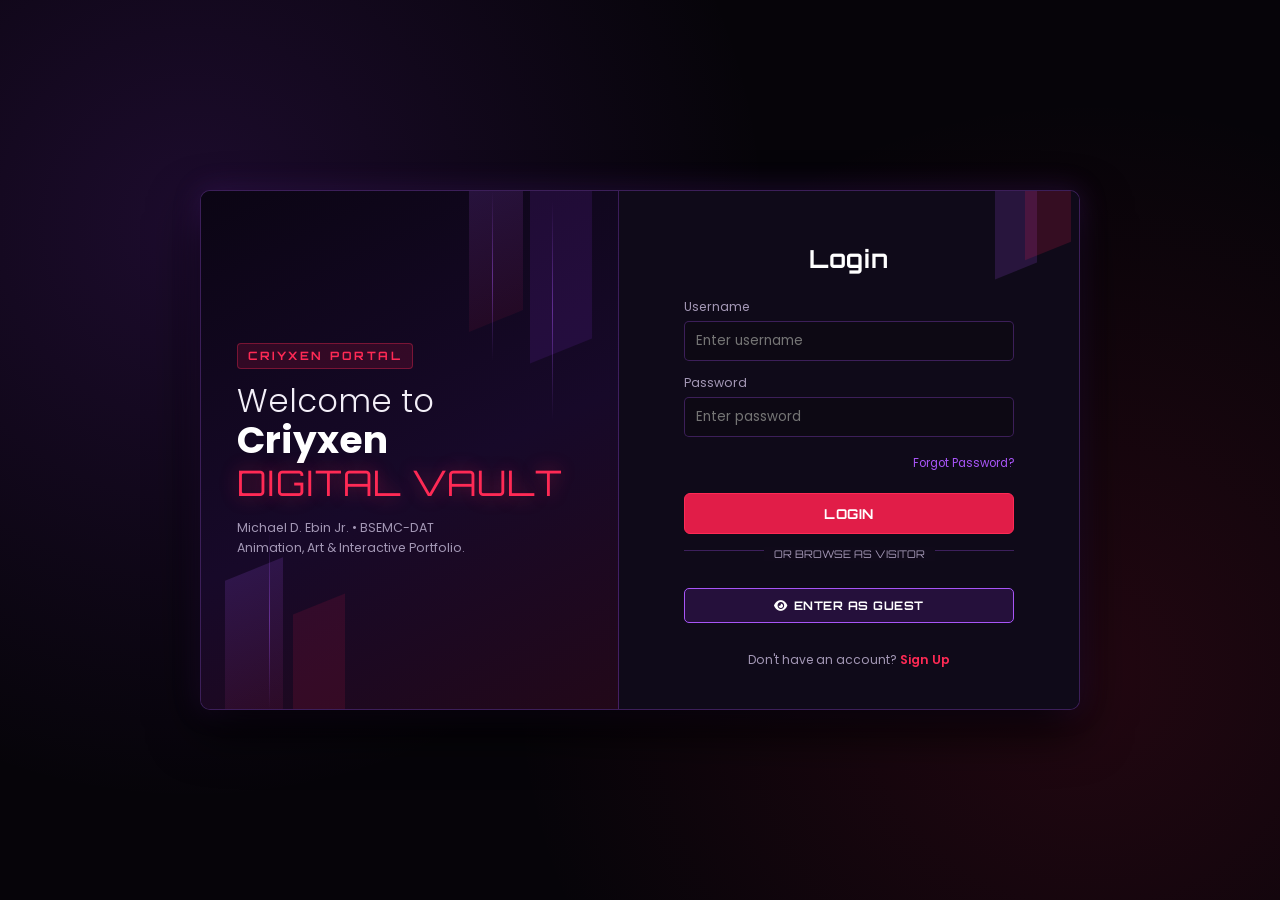
<file: index.html>
<!DOCTYPE html>
<html lang="en">
<head>
    <meta charset="UTF-8">
    <meta name="viewport" content="width=device-width, initial-scale=1.0">
    <title>Criyxen | Access Gate</title>
    <link rel="icon" type="image/png" href="02_character_and_cat_pack/6.png">
    <link href="https://fonts.googleapis.com/css2?family=Orbitron:wght@400;700&family=Poppins:wght@300;400;600;700&display=swap" rel="stylesheet">
    <link rel="stylesheet" href="https://cdnjs.cloudflare.com/ajax/libs/font-awesome/6.0.0/css/all.min.css">
    <link rel="stylesheet" href="style.css">
    <script>
        if (localStorage.getItem('user_role')) {
            window.location.replace('pages/home.html');
        }
    </script>
</head>
<body class="auth-body">

    <div class="split-auth-card">
        <!-- Left Welcome & Geometric Accent Panel -->
        <div class="auth-left-panel">
            <div class="geo-shapes-top">
                <div class="geo-bar gb-1"></div>
                <div class="geo-bar gb-2"></div>
                <div class="geo-line gl-1"></div>
                <div class="geo-line gl-2"></div>
            </div>

            <div class="auth-left-content">
                <span class="auth-brand-tag">CRIYXEN PORTAL</span>
                <div class="auth-greeting">
                    <span>Welcome to</span>
                    <strong>Criyxen</strong>
                    <span class="highlight-day">DIGITAL VAULT</span>
                </div>
                <p class="auth-sub-note">
                    Michael D. Ebin Jr. • BSEMC-DAT Animation, Art & Interactive Portfolio.
                </p>
            </div>

            <div class="geo-shapes-bottom">
                <div class="geo-bar gb-3"></div>
                <div class="geo-bar gb-4"></div>
                <div class="geo-line gl-3"></div>
            </div>
        </div>

        <!-- Right Login / Sign Up Panel -->
        <div class="auth-right-panel">
            <div class="geo-corner-accent">
                <div class="corner-block cb-1"></div>
                <div class="corner-block cb-2"></div>
            </div>

            <div class="auth-form-wrapper">
                <h2 class="auth-form-title" id="auth-panel-heading">Login</h2>

                <div id="error-message" class="auth-error-msg"></div>

                <!-- 1. Unified Login Form (Member & Creator Admin) -->
                <form id="unified-login-form">
                    <div class="form-group">
                        <label for="unified-user">Username</label>
                        <input type="text" id="unified-user" placeholder="Enter username" required>
                    </div>
                    <div class="form-group">
                        <label for="unified-pass">Password</label>
                        <input type="password" id="unified-pass" placeholder="Enter password" required>
                    </div>
                    <div class="forgot-pass-row">
                        <a href="#" id="forgot-pass-link">Forgot Password?</a>
                    </div>
                    <button type="submit" class="btn-neon btn-crimson auth-submit-btn">LOGIN</button>
                </form>

                <!-- 2. Member Sign Up Form -->
                <form id="unified-signup-form" style="display: none;">
                    <div class="form-group">
                        <label for="gate-reg-user">Create Username</label>
                        <input type="text" id="gate-reg-user" placeholder="Choose unique username" required>
                    </div>
                    <div class="form-group">
                        <label for="gate-reg-email">Email Address</label>
                        <input type="email" id="gate-reg-email" placeholder="you@example.com" required>
                    </div>
                    <div class="form-group">
                        <label for="gate-reg-pass">Create Password</label>
                        <input type="password" id="gate-reg-pass" placeholder="Create password" required>
                    </div>
                    <button type="submit" class="btn-neon btn-crimson auth-submit-btn">CREATE ACCOUNT</button>
                </form>

                <div class="guest-divider"><span>OR BROWSE AS VISITOR</span></div>

                <button type="button" id="guest-btn" class="btn-neon auth-guest-btn">
                    <i class="fas fa-eye"></i> ENTER AS GUEST
                </button>
            </div>

            <div class="auth-bottom-switch">
                <p id="switch-to-signup-text">Don't have an account? <a href="#" id="show-signup-link">Sign Up</a></p>
                <p id="switch-to-login-text" style="display: none;">Already have an account? <a href="#" id="show-login-link">Login</a></p>
            </div>
        </div>
    </div>

    <script src="script.js"></script>
</body>
</html>
</file>
<file: style.css>
/* ==========================================================================
   1. Criyxen DESIGN SYSTEM (60% OBSIDIAN BLACK • 30% PURPLE • 10% CRIMSON RED)
   ========================================================================== */
:root {
    --bg-dark: #060409;
    --bg-surface: #0d0914;
    --bg-card: rgba(16, 10, 26, 0.92);

    --purple-primary: #9333ea;
    --purple-bright: #a855f7;
    --purple-soft: rgba(147, 51, 234, 0.16);
    --purple-border: rgba(168, 85, 247, 0.30);

    --red-primary: #e11d48;
    --red-bright: #ff2a55;
    --red-soft: rgba(225, 29, 72, 0.16);
    --red-glow: 0 0 14px rgba(255, 42, 85, 0.42);

    --status-online: #10b981;
    --rank-gold: #fbbf24;

    --text-main: #f3eff8;
    --text-muted: #a397b5;
    --radius-sm: 5px;
    --radius-md: 8px;
    --radius-lg: 10px;
    --transition: 0.22s cubic-bezier(0.4, 0, 0.2, 1);
}

*, *::before, *::after {
    box-sizing: border-box;
    margin: 0;
    padding: 0;
}

html {
    scroll-behavior: smooth;
}

body {
    background-color: var(--bg-dark);
    background-image:
        radial-gradient(circle at 15% 25%, rgba(147, 51, 234, 0.16) 0%, transparent 45%),
        radial-gradient(circle at 85% 75%, rgba(225, 29, 72, 0.13) 0%, transparent 45%);
    background-attachment: fixed;
    color: var(--text-main);
    font-family: 'Poppins', sans-serif;
    line-height: 1.6;
    overflow-x: hidden;
    min-height: 100vh;
    display: flex;
    flex-direction: column;
}

a {
    color: inherit;
    text-decoration: none;
    transition: var(--transition);
}

:focus-visible {
    outline: 2px solid var(--red-bright);
    outline-offset: 2px;
}

img, .protected-asset {
    -webkit-user-select: none;
    user-select: none;
    -webkit-user-drag: none;
}

/* ==========================================================================
   2. HEADER & NAVIGATION
   ========================================================================== */
header {
    display: flex;
    justify-content: space-between;
    align-items: center;
    padding: 12px 24px;
    border-bottom: 1px solid var(--purple-border);
    background: rgba(6, 4, 9, 0.96);
    backdrop-filter: blur(10px);
    position: sticky;
    top: 0;
    z-index: 1000;
    gap: 14px;
}

.brand h1 {
    font-family: 'Orbitron', sans-serif;
    font-size: 1.4rem;
    font-weight: 700;
    letter-spacing: 1px;
    color: var(--red-bright);
    text-shadow: 0 0 12px rgba(255, 42, 85, 0.45);
    white-space: nowrap;
}

.header-center-tools {
    display: flex;
    align-items: center;
    gap: 8px;
    flex-shrink: 0;
}

.pill-control {
    font-size: 0.72rem;
    display: inline-flex;
    align-items: center;
    gap: 6px;
    padding: 4px 10px;
    border-radius: 20px;
    white-space: nowrap;
    border: 1px solid var(--purple-border);
    background: var(--purple-soft);
    color: var(--purple-bright);
}

.pill-control button {
    background: none;
    border: none;
    color: var(--red-bright);
    cursor: pointer;
    font-size: 0.76rem;
}

.device-clock-pill {
    font-family: 'Orbitron', sans-serif;
    font-size: 0.68rem;
    color: var(--text-main);
    background: rgba(255, 255, 255, 0.04);
}

.mobile-nav-toggle {
    display: none;
    background: transparent;
    border: 1px solid var(--purple-bright);
    color: var(--purple-bright);
    padding: 5px 10px;
    border-radius: var(--radius-sm);
    font-size: 1rem;
    cursor: pointer;
}

nav ul {
    display: flex;
    align-items: center;
    list-style: none;
    gap: 14px;
}

nav a {
    color: var(--text-muted);
    font-weight: 600;
    text-transform: uppercase;
    font-size: 0.74rem;
    letter-spacing: 0.5px;
    white-space: nowrap;
}

nav a:hover, nav a.active {
    color: var(--red-bright);
}

.nav-manager-link {
    color: var(--rank-gold) !important;
}

.nav-auth-btn {
    border: 1px solid var(--red-primary);
    background: var(--red-soft);
    color: #fff !important;
    padding: 5px 11px;
    border-radius: var(--radius-sm);
}

.nav-auth-btn:hover {
    background: var(--red-primary);
    box-shadow: var(--red-glow);
}

/* ==========================================================================
   3. LAYOUT GRIDS & SURFACE CARDS
   ========================================================================== */
.container {
    width: 100%;
    max-width: 1240px;
    margin: 26px auto;
    display: grid;
    grid-template-columns: 265px 1fr 275px;
    gap: 20px;
    padding: 0 20px;
    flex: 1;
    align-items: start;
}

.single-page-container {
    width: 100%;
    max-width: 1120px;
    margin: 26px auto;
    padding: 0 20px;
    flex: 1;
}

.card {
    background: var(--bg-card);
    border: 1px solid var(--purple-border);
    border-radius: var(--radius-lg);
    padding: 20px;
    backdrop-filter: blur(8px);
    box-shadow: 0 8px 24px rgba(0, 0, 0, 0.65);
}

.card + .card {
    margin-top: 20px;
}

.card-accent-red {
    border-color: var(--red-primary);
}

h2 {
    font-family: 'Orbitron', sans-serif;
    color: var(--purple-bright);
    font-size: 1rem;
    letter-spacing: 0.6px;
    margin-bottom: 14px;
    border-bottom: 1px solid rgba(168, 85, 247, 0.25);
    padding-bottom: 8px;
    display: flex;
    justify-content: space-between;
    align-items: center;
    flex-wrap: wrap;
    gap: 8px;
}

/* ==========================================================================
   4. BUTTONS & INTERACTIVE CONTROLS
   ========================================================================== */
.btn-neon {
    display: inline-flex;
    align-items: center;
    justify-content: center;
    gap: 6px;
    background: var(--purple-soft);
    border: 1px solid var(--purple-bright);
    color: #fff;
    padding: 9px 16px;
    cursor: pointer;
    font-family: 'Orbitron', sans-serif;
    font-size: 0.74rem;
    font-weight: 700;
    letter-spacing: 0.5px;
    transition: var(--transition);
    border-radius: var(--radius-sm);
}

.btn-neon:hover {
    background: var(--purple-primary);
    box-shadow: 0 0 14px rgba(147, 51, 234, 0.5);
}

.btn-crimson {
    background: var(--red-primary);
    border-color: var(--red-bright);
}

.btn-crimson:hover {
    background: var(--red-bright);
    box-shadow: var(--red-glow);
}

.btn-sm {
    padding: 5px 10px;
    font-size: 0.68rem;
}

.btn-danger-sm {
    background: var(--red-soft);
    border: 1px solid var(--red-bright);
    color: #fda4af;
    padding: 4px 9px;
    border-radius: 4px;
    font-size: 0.7rem;
    cursor: pointer;
}

.btn-danger-sm:hover {
    background: var(--red-primary);
    color: #fff;
}

.btn-warn-sm {
    background: rgba(234, 179, 8, 0.18);
    border: 1px solid #eab308;
    color: #fde047;
    padding: 4px 9px;
    border-radius: 4px;
    font-size: 0.7rem;
    cursor: pointer;
}

.btn-warn-sm:hover {
    background: #eab308;
    color: #000;
}

/* ==========================================================================
   5. SIDEBARS, HERO, CHECKLIST, PROFESSIONAL ROADMAP, PROJECTS & EDITORIAL GALLERY
   ========================================================================== */
.avatar-wrapper {
    position: relative;
    width: 100%;
    margin-bottom: 14px;
}

.avatar-frame {
    width: 100%;
    aspect-ratio: 1 / 1;
    border-radius: var(--radius-md);
    overflow: hidden;
    border: 2px solid var(--red-primary);
    box-shadow: 0 0 16px rgba(225, 29, 72, 0.25);
    background: var(--bg-surface);
}

.avatar-frame img {
    width: 100%;
    height: 100%;
    object-fit: cover;
    display: block;
}

.avatar-edit-overlay {
    position: absolute;
    top: 8px;
    right: 8px;
    width: 34px;
    height: 34px;
    border-radius: 50%;
    background: var(--red-primary);
    color: #fff;
    border: 2px solid #fff;
    cursor: pointer;
    display: flex;
    align-items: center;
    justify-content: center;
    font-size: 0.85rem;
    z-index: 5;
    box-shadow: 0 2px 10px rgba(0, 0, 0, 0.6);
}

.status-badge {
    display: inline-block;
    background: rgba(16, 185, 129, 0.14);
    color: var(--status-online);
    padding: 3px 12px;
    border-radius: 20px;
    font-size: 0.75rem;
    font-weight: 600;
    margin: 10px 0;
    border: 1px solid rgba(16, 185, 129, 0.45);
}

.social-icons {
    display: flex;
    gap: 14px;
    margin-top: 12px;
}

.social-icons a {
    color: var(--text-muted);
    font-size: 1.15rem;
}

.social-icons a:hover {
    color: var(--red-bright);
    transform: translateY(-2px);
}

.hero-banner {
    text-align: center;
    background: linear-gradient(145deg, rgba(24, 12, 38, 0.95), rgba(32, 8, 22, 0.92));
    border-color: rgba(225, 29, 72, 0.4);
}

.hero-banner h1 {
    font-family: 'Orbitron', sans-serif;
    font-size: 2.15rem;
    letter-spacing: 2px;
    color: #fff;
    text-shadow: 2px 2px 0 var(--red-primary), -1px -1px 0 var(--purple-primary);
    margin-bottom: 8px;
}

.checklist-item {
    display: flex;
    align-items: center;
    gap: 10px;
    margin-bottom: 10px;
    font-size: 0.88rem;
}

.check-dot {
    width: 10px;
    height: 10px;
    border-radius: 50%;
    border: 2px solid #5b4d70;
    flex-shrink: 0;
}

.check-dot.done {
    background: var(--red-bright);
    border-color: var(--red-bright);
    box-shadow: 0 0 6px var(--red-bright);
}

/* Professional Brand / Token-Style Road Map */
.pro-roadmap-timeline {
    position: relative;
    padding-left: 28px;
    display: flex;
    flex-direction: column;
    gap: 20px;
}

.pro-roadmap-timeline::before {
    content: '';
    position: absolute;
    left: 9px;
    top: 8px;
    bottom: 8px;
    width: 2px;
    background: linear-gradient(180deg, var(--status-online), var(--red-bright), var(--purple-primary));
}

.pro-phase-card {
    position: relative;
    background: var(--bg-surface);
    border: 1px solid var(--purple-border);
    border-radius: var(--radius-md);
    padding: 18px;
    transition: var(--transition);
}

.pro-phase-card.phase-active,
.pro-phase-card.phase-in-progress {
    border-color: var(--red-bright);
    box-shadow: 0 0 18px rgba(225, 29, 72, 0.22);
}

.pro-phase-card.phase-completed {
    border-color: rgba(16, 185, 129, 0.45);
}

.pro-phase-node {
    position: absolute;
    left: -25px;
    top: 20px;
    width: 14px;
    height: 14px;
    border-radius: 50%;
    background: var(--purple-bright);
    border: 3px solid var(--bg-dark);
    box-shadow: 0 0 10px var(--purple-bright);
}

.phase-active .pro-phase-node,
.phase-in-progress .pro-phase-node {
    background: var(--red-bright);
    box-shadow: 0 0 12px var(--red-bright);
}

.phase-completed .pro-phase-node {
    background: var(--status-online);
    box-shadow: 0 0 10px var(--status-online);
}

.pro-phase-header {
    display: flex;
    justify-content: space-between;
    align-items: center;
    flex-wrap: wrap;
    gap: 8px;
    margin-bottom: 8px;
}

.phase-tag {
    font-family: 'Orbitron', sans-serif;
    font-size: 0.7rem;
    font-weight: 700;
    color: var(--purple-bright);
    letter-spacing: 0.8px;
}

.phase-status-pill {
    font-family: 'Orbitron', sans-serif;
    font-size: 0.62rem;
    font-weight: 700;
    padding: 3px 9px;
    border-radius: 999px;
}

.status-completed {
    background: rgba(16, 185, 129, 0.16);
    color: var(--status-online);
    border: 1px solid rgba(16, 185, 129, 0.45);
}

.status-in-progress {
    background: var(--red-soft);
    color: #fda4af;
    border: 1px solid var(--red-bright);
}

.status-upcoming {
    background: var(--purple-soft);
    color: var(--purple-bright);
    border: 1px solid var(--purple-border);
}

.pro-deliverables-list {
    list-style: none;
    margin-top: 10px;
    display: grid;
    grid-template-columns: repeat(auto-fit, minmax(220px, 1fr));
    gap: 6px 14px;
}

.pro-deliverables-list li {
    font-size: 0.8rem;
    color: var(--text-main);
    display: flex;
    align-items: center;
    gap: 7px;
}

.pro-deliverables-list li::before {
    content: '▸';
    color: var(--red-bright);
    font-weight: bold;
}

/* Profile Games & Hobbies Grid */
.profile-split-grid {
    display: grid;
    grid-template-columns: 240px 1fr;
    gap: 20px;
    align-items: start;
}

.interest-tags {
    display: flex;
    flex-wrap: wrap;
    gap: 8px;
    margin-top: 10px;
}

.interest-pill {
    background: var(--bg-surface);
    border: 1px solid var(--purple-border);
    padding: 6px 12px;
    border-radius: 6px;
    font-size: 0.8rem;
    display: inline-flex;
    align-items: center;
    gap: 6px;
}

.interest-pill i {
    color: var(--red-bright);
}

/* Projects & Home Gallery Grid */
.projects-grid {
    display: grid;
    grid-template-columns: repeat(auto-fit, minmax(195px, 1fr));
    gap: 15px;
    margin-top: 12px;
}

.project-thumb {
    background: var(--bg-surface);
    min-height: 125px;
    padding: 16px 14px;
    border-radius: var(--radius-md);
    display: flex;
    flex-direction: column;
    align-items: center;
    justify-content: center;
    text-align: center;
    border: 1px solid var(--purple-border);
    cursor: pointer;
    transition: var(--transition);
    gap: 6px;
}

.project-thumb:hover {
    border-color: var(--red-bright);
    box-shadow: 0 6px 18px rgba(225, 29, 72, 0.25);
    transform: translateY(-2px);
}

.proj-badge {
    font-family: 'Orbitron', sans-serif;
    font-size: 0.62rem;
    padding: 2px 8px;
    border-radius: 4px;
    background: var(--purple-soft);
    color: var(--purple-bright);
    border: 1px solid var(--purple-border);
}

.gallery-grid {
    display: grid;
    grid-template-columns: repeat(auto-fit, minmax(185px, 1fr));
    gap: 16px;
    margin-top: 12px;
}

.views-pill {
    font-family: 'Orbitron', sans-serif;
    font-size: 0.62rem;
    color: var(--text-main);
    background: rgba(6, 4, 9, 0.78);
    border: 1px solid var(--purple-border);
    padding: 2px 7px;
    border-radius: 4px;
}

.locked-vault-card {
    background: rgba(13, 9, 20, 0.95);
    border: 1px dashed var(--red-primary);
    border-radius: var(--radius-md);
    padding: 20px 14px;
    text-align: center;
    display: flex;
    flex-direction: column;
    align-items: center;
    justify-content: center;
    min-height: 175px;
    gap: 8px;
}

.access-tier-pill {
    font-family: 'Orbitron', sans-serif;
    font-size: 0.6rem;
    font-weight: 700;
    padding: 2px 8px;
    border-radius: 4px;
    letter-spacing: 0.4px;
}

.tier-public { background: rgba(16, 185, 129, 0.18); color: var(--status-online); border: 1px solid rgba(16, 185, 129, 0.45); }
.tier-member { background: rgba(147, 51, 234, 0.26); color: var(--purple-bright); border: 1px solid var(--purple-border); }
.tier-supporter { background: rgba(225, 29, 72, 0.26); color: #fda4af; border: 1px solid var(--red-primary); }

/* ==========================================================================
   EDITORIAL GALLERY REDESIGN (OBSIDIAN • PURPLE • CRIMSON)
   ========================================================================== */
.editorial-gal-hero {
    position: relative;
    width: 100%;
    height: 330px;
    overflow: hidden;
    display: flex;
    align-items: center;
    justify-content: center;
    border-bottom: 1px solid var(--purple-border);
    background: #050308;
}

.editorial-hero-bg {
    position: absolute;
    inset: 0;
    width: 100%;
    height: 100%;
    object-fit: cover;
    object-position: center;
    filter: brightness(0.45) contrast(1.1);
    transition: opacity 0.4s ease, transform 6s ease;
}

.editorial-gal-hero:hover .editorial-hero-bg {
    transform: scale(1.03);
}

.editorial-hero-overlay {
    position: absolute;
    inset: 0;
    background:
        radial-gradient(circle at center, rgba(16, 10, 26, 0.35) 0%, rgba(6, 4, 9, 0.88) 100%),
        linear-gradient(180deg, rgba(147, 51, 234, 0.16), rgba(225, 29, 72, 0.18));
    pointer-events: none;
}

.editorial-hero-arrow {
    position: absolute;
    top: 50%;
    transform: translateY(-50%);
    z-index: 4;
    background: rgba(6, 4, 9, 0.55);
    border: 1px solid var(--purple-border);
    color: var(--text-main);
    width: 38px;
    height: 38px;
    border-radius: 50%;
    cursor: pointer;
    font-size: 1rem;
    display: flex;
    align-items: center;
    justify-content: center;
    transition: var(--transition);
}

.editorial-hero-arrow:hover {
    background: var(--red-primary);
    border-color: var(--red-bright);
    color: #fff;
    box-shadow: var(--red-glow);
}

.arrow-left { left: 24px; }
.arrow-right { right: 24px; }

.editorial-hero-center {
    position: relative;
    z-index: 3;
    text-align: center;
    max-width: 680px;
    padding: 0 54px;
}

.editorial-hero-title {
    font-family: 'Orbitron', sans-serif;
    font-size: 2.3rem;
    font-weight: 700;
    letter-spacing: 10px;
    color: #fff;
    text-shadow: 0 2px 18px rgba(0, 0, 0, 0.85), 0 0 20px rgba(255, 42, 85, 0.35);
    margin-bottom: 6px;
}

.editorial-hero-sub {
    font-family: 'Orbitron', sans-serif;
    font-size: 0.82rem;
    letter-spacing: 6px;
    color: var(--red-bright);
    margin-bottom: 16px;
}

.editorial-hero-desc {
    font-size: 0.74rem;
    color: var(--text-muted);
    line-height: 1.65;
    max-width: 540px;
    margin: 0 auto;
}

.editorial-gal-shell {
    width: 100%;
    max-width: 1240px;
    margin: 34px auto;
    padding: 0 24px;
    display: grid;
    grid-template-columns: 205px 1fr;
    gap: 34px;
    align-items: start;
    flex: 1;
}

.editorial-gal-rail {
    position: sticky;
    top: 82px;
    display: flex;
    flex-direction: column;
    gap: 18px;
}

.rail-search-box {
    display: flex;
    align-items: center;
    gap: 8px;
    background: var(--bg-surface);
    border: 1px solid var(--purple-border);
    border-radius: 4px;
    padding: 6px 10px;
}

.rail-search-box i {
    font-size: 0.72rem;
    color: var(--purple-bright);
}

.rail-search-box input {
    background: transparent;
    border: none;
    padding: 0;
    font-size: 0.74rem;
    color: var(--text-main);
}

.rail-search-box input:focus {
    box-shadow: none;
}

.rail-menu-icon {
    color: var(--red-bright);
    font-size: 0.95rem;
}

.rail-filter-list {
    list-style: none;
    display: flex;
    flex-direction: column;
    gap: 10px;
}

.rail-filter-btn,
.rail-filter-list a {
    background: none;
    border: none;
    padding: 0;
    font-family: 'Orbitron', sans-serif;
    font-size: 0.68rem;
    letter-spacing: 1.6px;
    color: var(--text-muted);
    cursor: pointer;
    text-align: left;
    transition: var(--transition);
    display: inline-block;
}

.rail-filter-btn:hover,
.rail-filter-btn.active,
.rail-filter-list a:hover {
    color: var(--red-bright);
    transform: translateX(4px);
}

.rail-footer-block {
    margin-top: 24px;
    padding-top: 16px;
    border-top: 1px solid rgba(168, 85, 247, 0.2);
}

.rail-social-row {
    display: flex;
    justify-content: space-between;
    align-items: center;
    font-family: 'Orbitron', sans-serif;
    font-size: 0.56rem;
    letter-spacing: 1px;
    color: var(--text-muted);
    margin-bottom: 10px;
}

.rail-icons {
    display: flex;
    gap: 8px;
    font-size: 0.78rem;
}

.rail-icons a:hover {
    color: var(--red-bright);
}

.rail-outline-cta {
    display: block;
    width: 100%;
    text-align: center;
    padding: 7px 10px;
    border: 1px solid var(--purple-bright);
    background: var(--purple-soft);
    color: #fff;
    font-family: 'Orbitron', sans-serif;
    font-size: 0.62rem;
    letter-spacing: 1.5px;
    border-radius: 3px;
}

.rail-outline-cta:hover {
    background: var(--red-primary);
    border-color: var(--red-bright);
    box-shadow: var(--red-glow);
}

.editorial-admin-upload {
    background: var(--bg-card);
    border: 1px dashed var(--red-primary);
    border-radius: var(--radius-md);
    padding: 16px;
    margin-bottom: 24px;
}

.editorial-portrait-grid {
    display: grid;
    grid-template-columns: repeat(3, 1fr);
    gap: 22px;
}

.editorial-tile {
    position: relative;
    aspect-ratio: 3 / 4;
    border-radius: 4px;
    overflow: hidden;
    border: 1px solid var(--purple-border);
    background: var(--bg-surface);
    cursor: pointer;
    transition: var(--transition);
    box-shadow: 0 10px 26px rgba(0, 0, 0, 0.75);
}

.editorial-tile:hover {
    border-color: var(--red-bright);
    transform: translateY(-4px);
    box-shadow: 0 14px 32px rgba(225, 29, 72, 0.28);
}

.editorial-tile img {
    width: 100%;
    height: 100%;
    object-fit: cover;
    display: block;
    transition: transform 0.55s ease, filter 0.35s ease;
    filter: brightness(0.76);
}

.editorial-tile:hover img {
    transform: scale(1.06);
    filter: brightness(0.62);
}

.editorial-tile-gradient {
    position: absolute;
    inset: 0;
    background: linear-gradient(
        180deg,
        rgba(6, 4, 9, 0.45) 0%,
        rgba(16, 10, 26, 0.28) 48%,
        rgba(6, 4, 9, 0.86) 100%
    );
    pointer-events: none;
}

.editorial-tile-top {
    position: absolute;
    top: 10px;
    left: 10px;
    right: 10px;
    z-index: 2;
    display: flex;
    justify-content: space-between;
    align-items: center;
}

.editorial-tile-overlay {
    position: absolute;
    inset: 0;
    z-index: 2;
    padding: 18px;
    display: flex;
    flex-direction: column;
    align-items: center;
    justify-content: center;
    text-align: center;
}

.editorial-tile-kicker {
    font-size: 0.58rem;
    letter-spacing: 3px;
    text-transform: uppercase;
    color: var(--purple-bright);
    margin-bottom: 6px;
    font-weight: 600;
}

.editorial-tile-title {
    font-family: 'Orbitron', sans-serif;
    font-size: 1.05rem;
    font-weight: 700;
    letter-spacing: 4px;
    text-transform: uppercase;
    color: #fff;
    text-shadow: 0 2px 12px rgba(0, 0, 0, 0.9);
    line-height: 1.35;
}

.editorial-tile-year {
    font-family: 'Orbitron', sans-serif;
    font-size: 0.6rem;
    letter-spacing: 3px;
    color: var(--red-bright);
    margin-top: 8px;
}

.editorial-tile.tile-locked {
    border-style: dashed;
    border-color: var(--red-primary);
    background: linear-gradient(155deg, #0b0514, #1b0818);
    display: flex;
    flex-direction: column;
    align-items: center;
    justify-content: center;
    padding: 20px;
    text-align: center;
    gap: 10px;
}

.editorial-statement-block {
    margin-top: 32px;
    padding-top: 22px;
    border-top: 1px solid rgba(168, 85, 247, 0.22);
    display: flex;
    flex-direction: column;
    gap: 14px;
}

.editorial-statement-block p {
    font-size: 0.72rem;
    letter-spacing: 0.7px;
    line-height: 1.8;
    color: var(--text-muted);
    text-transform: uppercase;
}

/* ==========================================================================
   INTERACTIVE STREAMING SCHEDULE CALENDAR (MANAGER)
   ========================================================================== */
.sched-calendar-layout {
    display: grid;
    grid-template-columns: 1.25fr 1fr;
    gap: 18px;
    align-items: start;
}

.sched-calendar-widget {
    background: var(--bg-surface);
    border: 1px solid var(--purple-border);
    border-radius: var(--radius-md);
    padding: 14px;
}

.sched-cal-header {
    display: flex;
    justify-content: space-between;
    align-items: center;
    margin-bottom: 12px;
}

.sched-cal-weekdays {
    display: grid;
    grid-template-columns: repeat(7, 1fr);
    text-align: center;
    font-family: 'Orbitron', sans-serif;
    font-size: 0.6rem;
    color: var(--purple-bright);
    margin-bottom: 6px;
}

.sched-cal-grid {
    display: grid;
    grid-template-columns: repeat(7, 1fr);
    gap: 5px;
}

.sched-cal-day {
    aspect-ratio: 1 / 1;
    background: rgba(16, 10, 26, 0.85);
    border: 1px solid rgba(168, 85, 247, 0.2);
    border-radius: 5px;
    color: var(--text-main);
    font-family: 'Orbitron', sans-serif;
    font-size: 0.72rem;
    cursor: pointer;
    position: relative;
    display: flex;
    flex-direction: column;
    align-items: center;
    justify-content: center;
    transition: var(--transition);
}

.sched-cal-day:hover {
    border-color: var(--purple-bright);
    background: var(--purple-soft);
}

.sched-cal-day.is-today {
    border-color: var(--purple-bright);
    box-shadow: inset 0 0 8px rgba(168, 85, 247, 0.35);
}

.sched-cal-day.is-selected {
    background: var(--red-primary);
    border-color: var(--red-bright);
    color: #fff;
    font-weight: 700;
    box-shadow: var(--red-glow);
}

.sched-cal-day.has-event::after {
    content: '';
    width: 5px;
    height: 5px;
    border-radius: 50%;
    background: var(--red-bright);
    position: absolute;
    bottom: 4px;
}

.sched-cal-day.is-selected.has-event::after {
    background: #fff;
}

.sched-cal-empty {
    aspect-ratio: 1 / 1;
}

.cal-dot-legend {
    display: inline-block;
    width: 7px;
    height: 7px;
    border-radius: 50%;
    background: var(--red-bright);
    margin-right: 4px;
}

.sched-form-panel {
    background: var(--bg-surface);
    border: 1px solid var(--purple-border);
    border-radius: var(--radius-md);
    padding: 14px;
}

/* Right Sidebar: Visitors, Streaming Schedule & Top 10 Supporter Leaderboard */
.visitor-counter {
    font-family: 'Orbitron', sans-serif;
    font-size: 1.65rem;
    color: var(--red-bright);
    text-shadow: 0 0 10px rgba(255, 42, 85, 0.4);
    text-align: center;
    letter-spacing: 3px;
    margin: 10px 0;
}

.schedule-list {
    display: flex;
    flex-direction: column;
    gap: 8px;
}

.schedule-slot {
    background: var(--bg-surface);
    padding: 9px 11px;
    border-radius: var(--radius-sm);
    border-left: 3px solid var(--purple-bright);
    font-size: 0.8rem;
}

.schedule-slot.live-day {
    border-left-color: var(--red-bright);
    background: rgba(225, 29, 72, 0.08);
}

.schedule-day {
    font-family: 'Orbitron', sans-serif;
    font-size: 0.7rem;
    color: var(--purple-bright);
    display: flex;
    justify-content: space-between;
}

.schedule-slot.live-day .schedule-day {
    color: var(--red-bright);
}

.leaderboard-list {
    list-style: none;
    display: flex;
    flex-direction: column;
    gap: 7px;
    margin: 12px 0 0 0;
    text-align: left;
    max-height: 390px;
    overflow-y: auto;
    padding-right: 2px;
}

.leaderboard-item {
    display: flex;
    justify-content: space-between;
    align-items: center;
    gap: 8px;
    background: var(--bg-surface);
    padding: 8px 11px;
    border-radius: var(--radius-sm);
    font-size: 0.8rem;
    border-left: 3px solid var(--purple-bright);
}

.leaderboard-item.rank-1 { border-left-color: var(--rank-gold); background: rgba(251, 191, 36, 0.08); }
.leaderboard-item.rank-2 { border-left-color: #cbd5e1; }
.leaderboard-item.rank-3 { border-left-color: #ea580c; }

.rank-badge {
    font-family: 'Orbitron', sans-serif;
    font-size: 0.68rem;
    font-weight: 700;
    padding: 2px 6px;
    border-radius: 4px;
    background: var(--purple-soft);
    color: var(--purple-bright);
    margin-right: 6px;
}

.rank-1 .rank-badge { background: var(--rank-gold); color: #000; }
.rank-2 .rank-badge { background: #cbd5e1; color: #000; }
.rank-3 .rank-badge { background: #ea580c; color: #fff; }

.donor-amount-tag {
    font-family: 'Orbitron', sans-serif;
    color: #fda4af;
    font-size: 0.76rem;
    font-weight: 700;
    white-space: nowrap;
}

/* ==========================================================================
   6. FORMS, SPLIT-SCREEN GATE, MODALS, MANAGER & LIVE CHAT
   ========================================================================== */
.form-group {
    margin-bottom: 12px;
    text-align: left;
}

.form-group label {
    display: block;
    font-size: 0.78rem;
    color: var(--text-muted);
    margin-bottom: 4px;
}

input[type="text"], input[type="email"], input[type="password"], input[type="number"], input[type="date"], input[type="time"], input[type="url"], textarea, .chat-select {
    width: 100%;
    padding: 9px 11px;
    background: var(--bg-surface);
    border: 1px solid var(--purple-border);
    border-radius: var(--radius-sm);
    color: var(--text-main);
    font-family: 'Poppins', sans-serif;
    font-size: 0.84rem;
    transition: var(--transition);
    color-scheme: dark;
}

input:focus, textarea:focus, .chat-select:focus {
    outline: none;
    border-color: var(--red-bright);
    box-shadow: 0 0 8px rgba(255, 42, 85, 0.28);
}

/* Split-Screen Login Gate */
.auth-body {
    justify-content: center;
    align-items: center;
    padding: 20px;
}

.split-auth-card {
    width: 100%;
    max-width: 880px;
    min-height: 520px;
    display: grid;
    grid-template-columns: 1fr 1.1fr;
    border-radius: var(--radius-lg);
    overflow: hidden;
    border: 1px solid var(--purple-border);
    box-shadow: 0 20px 50px rgba(0, 0, 0, 0.85), 0 0 28px rgba(147, 51, 234, 0.22);
    background: var(--bg-surface);
}

.auth-left-panel {
    position: relative;
    background: linear-gradient(155deg, #0b0514 0%, #170929 55%, #220819 100%);
    padding: 44px 36px;
    display: flex;
    flex-direction: column;
    justify-content: center;
    overflow: hidden;
    border-right: 1px solid var(--purple-border);
}

.auth-left-content {
    position: relative;
    z-index: 2;
}

.auth-brand-tag {
    font-family: 'Orbitron', sans-serif;
    font-size: 0.72rem;
    font-weight: 700;
    letter-spacing: 2.5px;
    color: var(--red-bright);
    margin-bottom: 14px;
    display: inline-block;
    padding: 3px 10px;
    border-radius: 4px;
    background: var(--red-soft);
    border: 1px solid rgba(255, 42, 85, 0.35);
}

.auth-greeting {
    display: flex;
    flex-direction: column;
    line-height: 1.12;
    color: #fff;
    margin-bottom: 16px;
}

.auth-greeting span {
    font-size: 2rem;
    font-weight: 300;
    color: var(--text-main);
}

.auth-greeting strong {
    font-size: 2.35rem;
    font-weight: 700;
}

.auth-greeting .highlight-day {
    font-family: 'Orbitron', sans-serif;
    font-size: 2.2rem;
    letter-spacing: 1px;
    color: var(--red-bright);
    text-shadow: 0 0 18px rgba(255, 42, 85, 0.45);
    margin-top: 2px;
}

.auth-sub-note {
    font-size: 0.78rem;
    color: var(--text-muted);
    max-width: 240px;
}

.geo-shapes-top, .geo-shapes-bottom {
    position: absolute;
    inset: 0;
    pointer-events: none;
    z-index: 1;
}

.geo-bar {
    position: absolute;
    background: linear-gradient(180deg, rgba(168, 85, 247, 0.16), rgba(225, 29, 72, 0.08));
    transform: skewY(-22deg);
}

.gb-1 { width: 54px; height: 150px; top: -20px; right: 95px; }
.gb-2 { width: 62px; height: 190px; top: -30px; right: 26px; background: rgba(147, 51, 234, 0.12); }
.gb-3 { width: 58px; height: 170px; bottom: -30px; left: 24px; }
.gb-4 { width: 52px; height: 130px; bottom: -25px; left: 92px; background: rgba(225, 29, 72, 0.12); }

.geo-line {
    position: absolute;
    width: 1px;
    background: linear-gradient(180deg, transparent, rgba(168, 85, 247, 0.45), transparent);
}

.gl-1 { height: 170px; top: 0; right: 125px; }
.gl-2 { height: 220px; top: 10px; right: 65px; }
.gl-3 { height: 180px; bottom: 0; left: 68px; }

.auth-right-panel {
    position: relative;
    background: var(--bg-card);
    padding: 40px 42px;
    display: flex;
    flex-direction: column;
    justify-content: space-between;
    overflow: hidden;
}

.geo-corner-accent {
    position: absolute;
    top: 0;
    right: 0;
    width: 120px;
    height: 120px;
    pointer-events: none;
}

.corner-block {
    position: absolute;
    transform: skewY(-22deg);
}

.cb-1 {
    width: 42px;
    height: 95px;
    top: -15px;
    right: 42px;
    background: rgba(168, 85, 247, 0.16);
}

.cb-2 {
    width: 46px;
    height: 75px;
    top: -15px;
    right: 8px;
    background: rgba(225, 29, 72, 0.18);
}

.auth-form-wrapper {
    width: 100%;
    max-width: 330px;
    margin: auto;
    position: relative;
    z-index: 2;
}

.auth-form-title {
    font-family: 'Orbitron', sans-serif;
    font-size: 1.55rem;
    color: #fff;
    justify-content: center;
    border-bottom: none;
    margin-bottom: 18px;
    padding-bottom: 0;
}

.forgot-pass-row {
    text-align: right;
    margin-bottom: 18px;
}

.forgot-pass-row a {
    font-size: 0.72rem;
    color: var(--purple-bright);
}

.forgot-pass-row a:hover {
    color: var(--red-bright);
    text-decoration: underline;
}

.auth-submit-btn {
    width: 100%;
    padding: 11px;
    font-size: 0.85rem;
    border-radius: 6px;
}

.guest-divider {
    margin: 16px 0 12px 0;
    border-top: 1px solid var(--purple-border);
    text-align: center;
    position: relative;
}

.guest-divider span {
    position: relative;
    top: -11px;
    background: #100a1a;
    padding: 0 10px;
    font-size: 0.66rem;
    color: var(--text-muted);
    font-family: 'Orbitron', sans-serif;
}

.auth-guest-btn {
    width: 100%;
    padding: 9px;
    font-size: 0.74rem;
}

.auth-bottom-switch {
    text-align: center;
    font-size: 0.76rem;
    color: var(--text-muted);
    margin-top: 18px;
    position: relative;
    z-index: 2;
}

.auth-bottom-switch a {
    color: var(--red-bright);
    font-weight: 600;
}

.auth-bottom-switch a:hover {
    text-decoration: underline;
}

.auth-error-msg {
    color: #fda4af;
    background: rgba(225, 29, 72, 0.2);
    border: 1px solid var(--red-bright);
    padding: 8px;
    border-radius: 4px;
    font-size: 0.78rem;
    margin-bottom: 12px;
    display: none;
    text-align: center;
}

.lightbox-modal, .modal-backdrop { position: fixed; inset: 0; background: rgba(4, 2, 8, 0.92); backdrop-filter: blur(8px); display: none; justify-content: center; align-items: center; z-index: 3000; padding: 20px; }
.lightbox-content { background: var(--bg-surface); border: 1px solid var(--red-primary); border-radius: var(--radius-lg); max-width: 700px; width: 100%; padding: 20px; text-align: center; }
.modal-card { background: var(--bg-surface); border: 1px solid var(--red-primary); border-radius: var(--radius-lg); padding: 22px; max-width: 420px; width: 100%; text-align: center; max-height: 90vh; overflow-y: auto; }
body.privacy-shield-active .lightbox-content, body.privacy-shield-active .editorial-tile img { filter: blur(26px) brightness(0.15) !important; }
.lightbox-media-wrap { position: relative; max-height: 56vh; overflow: hidden; border-radius: 6px; background: #040207; margin: 14px 0; display: flex; align-items: center; justify-content: center; }
.lightbox-media-wrap img { max-width: 100%; max-height: 54vh; object-fit: contain; }
.lightbox-watermark { position: absolute; inset: 0; pointer-events: none; display: flex; align-items: center; justify-content: center; font-family: 'Orbitron', sans-serif; font-size: 1rem; color: rgba(255, 255, 255, 0.14); transform: rotate(-20deg); }
@media print { body { display: none !important; } }

.contact-split { display: grid; grid-template-columns: 1fr 1fr; gap: 20px; }
.gcash-qr-frame { background: #fff; padding: 10px; border-radius: var(--radius-md); max-width: 175px; margin: 12px auto; text-align: center; border: 2px solid var(--red-primary); }
.gcash-qr-frame img { width: 100%; display: block; }
.gcash-qr-caption { color: #060409; font-family: 'Orbitron', sans-serif; font-size: 0.64rem; font-weight: 700; margin-top: 4px; }

.calendly-embed-box {
    background: var(--bg-surface);
    border: 1px solid var(--purple-border);
    border-radius: var(--radius-md);
    padding: 18px;
    text-align: center;
    margin-top: 12px;
}

.calendly-slots-preview {
    display: grid;
    grid-template-columns: 1fr 1fr;
    gap: 8px;
    margin: 14px 0;
    text-align: left;
}

.calendly-slot-card {
    background: rgba(147, 51, 234, 0.1);
    border: 1px solid var(--purple-border);
    padding: 10px;
    border-radius: 6px;
    font-size: 0.78rem;
}

/* Manager Control Center */
.backend-stats-grid { display: grid; grid-template-columns: repeat(auto-fit, minmax(150px, 1fr)); gap: 12px; margin-top: 16px; }
.stat-box { background: var(--bg-surface); border: 1px solid var(--purple-border); border-radius: 6px; padding: 14px; text-align: center; }
.stat-label { display: block; font-size: 0.66rem; font-family: 'Orbitron', sans-serif; color: var(--text-muted); margin-bottom: 4px; }
.stat-val { font-family: 'Orbitron', sans-serif; font-size: 1.3rem; color: #fff; }
.manager-grid-2 { display: grid; grid-template-columns: 1fr 1fr; gap: 12px; }
.inline-add-bar { display: flex; gap: 8px; margin-bottom: 12px; flex-wrap: wrap; }
.filter-toolbar { display: grid; grid-template-columns: repeat(auto-fit, minmax(140px, 1fr)); gap: 10px; background: var(--bg-surface); padding: 12px; border-radius: 6px; border: 1px solid var(--purple-border); margin-bottom: 12px; }
.table-responsive { width: 100%; overflow-x: auto; }
.backend-table { width: 100%; border-collapse: collapse; font-size: 0.8rem; text-align: left; }
.backend-table th { background: var(--purple-soft); color: var(--purple-bright); font-family: 'Orbitron', sans-serif; font-size: 0.68rem; padding: 10px; border-bottom: 1px solid var(--purple-border); }
.backend-table td { padding: 10px; border-bottom: 1px solid rgba(255, 255, 255, 0.06); color: var(--text-main); }
.backend-item-list { display: flex; flex-direction: column; gap: 8px; }
.backend-list-row { display: flex; justify-content: space-between; align-items: center; gap: 10px; background: var(--bg-surface); border: 1px solid var(--purple-border); padding: 10px; border-radius: 6px; font-size: 0.8rem; flex-wrap: wrap; }
.status-pill-active { background: rgba(16, 185, 129, 0.16); color: var(--status-online); border: 1px solid var(--status-online); padding: 2px 8px; border-radius: 99px; font-size: 0.66rem; font-weight: 700; }
.status-pill-deactivated { background: rgba(234, 179, 8, 0.18); color: #fde047; border: 1px solid #eab308; padding: 2px 8px; border-radius: 99px; font-size: 0.66rem; font-weight: 700; }
.status-pill-banned { background: var(--red-soft); color: #fda4af; border: 1px solid var(--red-bright); padding: 2px 8px; border-radius: 99px; font-size: 0.66rem; font-weight: 700; }

/* Pop-Up Community Chat */
.chat-widget-container { position: fixed; bottom: 18px; right: 18px; z-index: 2500; display: flex; flex-direction: column; align-items: flex-end; }
.chat-toggle-btn { background: linear-gradient(135deg, var(--red-primary), var(--purple-primary)); color: #fff; border: 1px solid var(--red-bright); border-radius: 999px; padding: 10px 18px; font-family: 'Orbitron', sans-serif; font-size: 0.74rem; font-weight: 700; cursor: pointer; box-shadow: 0 4px 20px rgba(225, 29, 72, 0.42); }
.chat-popup-box { width: 365px; max-width: calc(100vw - 32px); height: 475px; background: var(--bg-surface); border: 1px solid var(--red-primary); border-radius: var(--radius-lg); box-shadow: 0 12px 35px rgba(0, 0, 0, 0.9); display: none; flex-direction: column; overflow: hidden; }
.chat-popup-header { background: linear-gradient(90deg, rgba(225, 29, 72, 0.22), rgba(147, 51, 234, 0.22)); padding: 10px 14px; border-bottom: 1px solid var(--purple-border); display: flex; justify-content: space-between; align-items: center; }
.chat-close-btn { background: none; border: none; color: var(--text-main); font-size: 1.3rem; cursor: pointer; }
.chat-identity-bar { padding: 8px 12px; background: #07050c; border-bottom: 1px solid var(--purple-border); font-size: 0.74rem; display: flex; justify-content: space-between; align-items: center; gap: 6px; }
.chat-badge { font-family: 'Orbitron', sans-serif; font-size: 0.56rem; padding: 2px 6px; border-radius: 4px; font-weight: 700; letter-spacing: 0.3px; }
.badge-admin { background: var(--red-primary); color: #fff; }
.badge-member { background: var(--purple-soft); color: var(--purple-bright); border: 1px solid var(--purple-border); }
.badge-lvl { background: rgba(147, 51, 234, 0.28); color: #e9d5ff; }
.badge-donor { background: var(--red-soft); color: #fda4af; border: 1px solid rgba(255, 42, 85, 0.45); }
.badge-top-donor-1 { background: linear-gradient(135deg, #fde047, #f59e0b); color: #000; }
.badge-top-donor-2 { background: linear-gradient(135deg, #f1f5f9, #94a3b8); color: #000; }
.badge-top-donor-3 { background: linear-gradient(135deg, #fdba74, #c2410c); color: #fff; }
.badge-top-lvl-1 { background: linear-gradient(135deg, var(--red-bright), var(--purple-primary)); color: #fff; }
.badge-top-lvl-2 { background: rgba(168, 85, 247, 0.32); color: #fff; border: 1px solid var(--purple-bright); }
.badge-top-lvl-3 { background: rgba(225, 29, 72, 0.28); color: #ffe4e6; border: 1px solid var(--red-primary); }

.chat-connect-drawer { padding: 10px; background: #130b21; border-bottom: 1px solid var(--red-primary); display: none; font-size: 0.76rem; }
.drawer-tabs { display: flex; gap: 4px; margin-bottom: 8px; }
.drawer-tab { flex: 1; padding: 5px; background: #07050c; border: 1px solid var(--purple-border); color: var(--text-muted); font-size: 0.66rem; border-radius: 4px; cursor: pointer; }
.drawer-tab.active { background: var(--red-primary); color: #fff; font-weight: 700; border-color: var(--red-bright); }
.mini-form { display: flex; flex-direction: column; gap: 6px; }
.chat-messages { flex: 1; padding: 12px; overflow-y: auto; display: flex; flex-direction: column; gap: 8px; }
.chat-msg-bubble { background: #07050c; border-radius: 6px; padding: 8px 10px; font-size: 0.8rem; border-left: 3px solid #4c3d63; }
.chat-msg-bubble.admin-user { border-left-color: var(--red-bright); }
.chat-msg-bubble.connected-user { border-left-color: var(--purple-bright); }
.chat-msg-bubble.donor-user { border-left-color: var(--rank-gold); }
.chat-msg-meta { display: flex; align-items: center; flex-wrap: wrap; gap: 4px; margin-bottom: 3px; font-size: 0.7rem; font-weight: 600; }
.chat-msg-time { color: var(--text-muted); font-weight: 400; margin-left: auto; font-size: 0.64rem; }
.chat-input-area { padding: 10px; background: #07050c; border-top: 1px solid var(--purple-border); display: flex; gap: 6px; }
.chat-mod-warning { background: var(--red-soft); color: #fda4af; font-size: 0.72rem; padding: 5px; text-align: center; display: none; }

.crop-preview-circle { width: 150px; height: 150px; border-radius: var(--radius-md); overflow: hidden; border: 2px solid var(--red-primary); margin: 12px auto; }
.crop-preview-circle img { width: 100%; height: 100%; object-fit: cover; }
.slider-row { text-align: left; margin-bottom: 8px; font-size: 0.78rem; }
.slider-row input[type="range"] { width: 100%; accent-color: var(--red-primary); }
.editable-active { outline: 1px dashed var(--red-bright); padding: 3px; border-radius: 4px; }

footer {
    text-align: center;
    padding: 20px;
    border-top: 1px solid var(--purple-border);
    margin-top: auto;
    font-size: 0.8rem;
    color: var(--text-muted);
    background: rgba(6, 4, 9, 0.85);
}

@media (max-width: 1060px) {
    header { flex-wrap: wrap; }
    .mobile-nav-toggle { display: inline-block; }
    nav { width: 100%; display: none; }
    nav.nav-open { display: block; padding-top: 8px; }
    nav ul { flex-wrap: wrap; gap: 10px; }
    .container, .contact-split, .manager-grid-2, .profile-split-grid, .calendly-slots-preview { grid-template-columns: 1fr; }
}

@media (max-width: 960px) {
    .editorial-gal-shell {
        grid-template-columns: 1fr;
    }
    .editorial-gal-rail {
        position: static;
    }
    .rail-filter-list {
        flex-direction: row;
        flex-wrap: wrap;
        gap: 12px;
    }
    .editorial-portrait-grid {
        grid-template-columns: repeat(2, 1fr);
    }
}

@media (max-width: 820px) {
    .sched-calendar-layout {
        grid-template-columns: 1fr;
    }
}

@media (max-width: 768px) {
    .split-auth-card {
        grid-template-columns: 1fr;
        max-width: 430px;
    }
    .auth-left-panel {
        padding: 30px 26px;
        border-right: none;
        border-bottom: 1px solid var(--purple-border);
    }
    .auth-greeting span { font-size: 1.5rem; }
    .auth-greeting strong, .auth-greeting .highlight-day { font-size: 1.75rem; }
    .auth-right-panel {
        padding: 30px 24px;
    }
}

@media (max-width: 560px) {
    .editorial-hero-title {
        font-size: 1.5rem;
        letter-spacing: 5px;
    }
    .editorial-portrait-grid {
        grid-template-columns: 1fr;
    }
}
</file>
